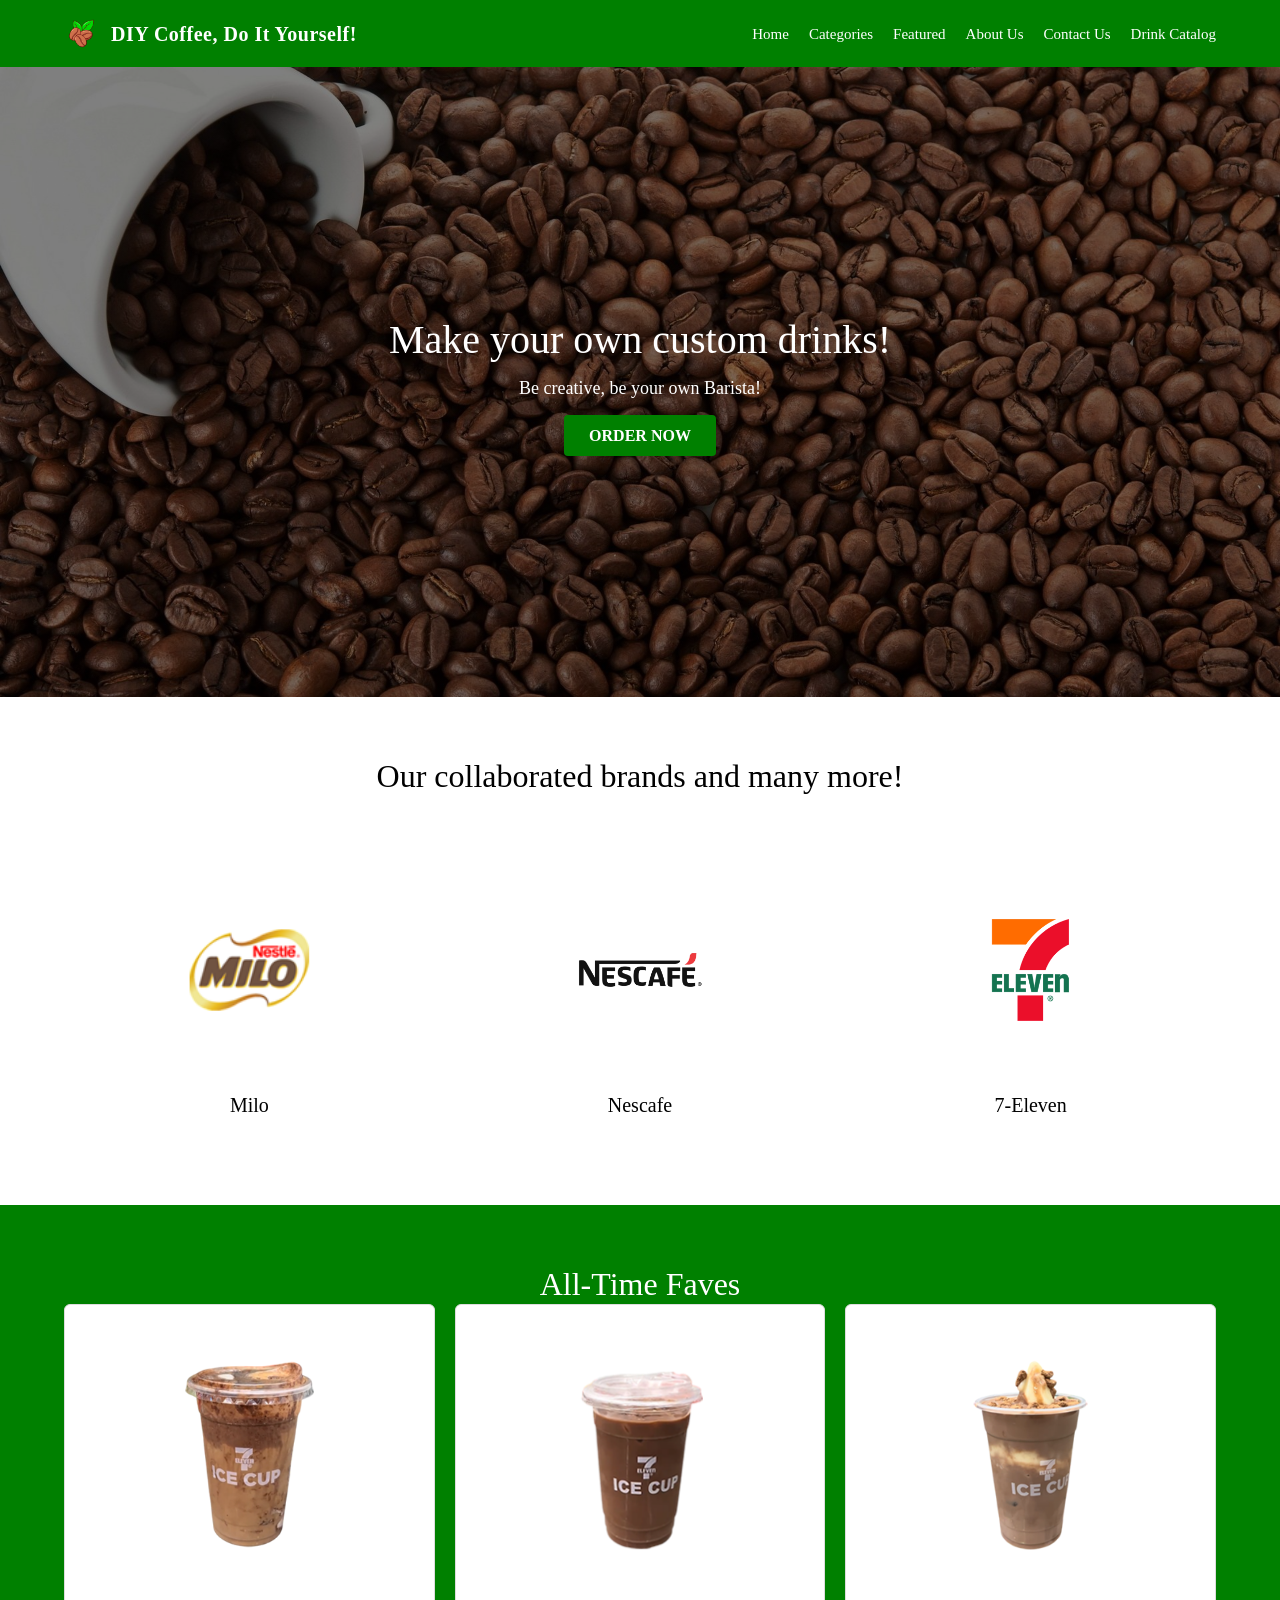
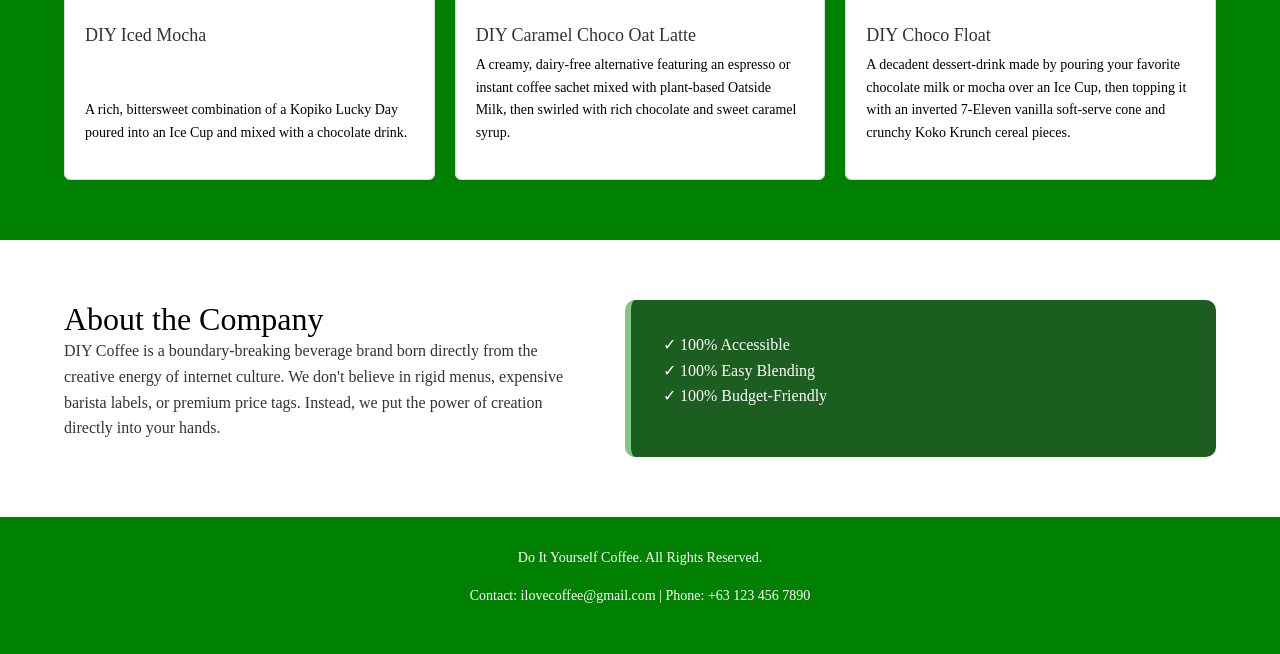
<file: index.html>
<!DOCTYPE html>
<html lang="en">
<head>
    <meta charset="UTF-8">
    <meta name="viewport" content="width=device-width, initial-scale=1.0">
    <title>DIY Coffee Do It Yourself!</title>
    <link rel="stylesheet" href="css/bootstrap.min.css">
    <link rel="stylesheet" href="css/style.css">
</head>
<body>

   
    <header> 
        <a href="#home" class="logo-container">
            <img src="images/diy-coffee-logo.png" alt="DIY Coffee's Logo" class="logo-img">
            <span class="logo-text">DIY Coffee, Do It Yourself!</span>
        </a>
        <nav>
            <a href="#home">Home</a>
            <a href="#categories">Categories</a>
            <a href="#featured">Featured</a>
            <a href="About Us.html">About Us</a>
            <a href="#contact">Contact Us</a>
            <a href="Drink Catalog.html">Drink Catalog</a>
        </nav>
    </header>

    
    <section class="hero" id="home">
        <div class="hero-content">
            <h2>Make your own custom drinks!</h2>
            <p>Be creative, be your own Barista!</p>
            <a href="Drink Catalog.html" class="btn-primary">ORDER NOW</a>
        </div>
    </section>

   
    <section class="section-container" id="categories">
        <h1>Our collaborated brands and many more!</h1>
        <div class="category-grid">
            <div class="cat-card" style="background-image: url('images/milo-logo.png');">
                <div class="cat-overlay">
                    <h3>Milo</h3>

                </div>
            </div>
            <div class="cat-card" style="background-image: url('images/nescafe-logo.png');">
                <div class="cat-overlay">
                    <h3>Nescafe</h3>
                </div>
            </div>
            <div class="cat-card" style="background-image: url('images/seven-eleven-logo.png');">
                <div class="cat-overlay">
                    <h3>7-Eleven</h3>
                </div>
            </div>
        </div>
    </section>

    
    <section class="section-container bg-alt" id="featured">
        <h2>All-Time Faves</h2>
        <div class="product-grid">
            <div class="product-card">
                <img src="images/7-11-iced-mocha-kopiko-x-goya.png" alt="7-11 Iced Mocha" class="product-img">
                <div class="product-info">
                    <h3>DIY Iced Mocha</h3>
                    <p>A rich, bittersweet combination of a Kopiko Lucky Day  poured into an Ice Cup and mixed with a chocolate drink.</p>
                </div>
            </div>
            <div class="product-card">
                <img src="images/7-11-diy-caramel-choco-oat-latte.png" alt="7-11 DIY Caramel Choco Oat Latte" class="product-img">
                <div class="product-info">
                    <h3>DIY Caramel Choco Oat Latte</h3>
                    <p>A creamy, dairy-free alternative featuring an espresso or instant coffee sachet mixed with plant-based Oatside Milk, then swirled with rich chocolate and sweet caramel syrup.</p>
                </div>
            </div>
            <div class="product-card">
                <img src="images/7-11-diy-choco-float.png" alt="7-11 DIY Choco Float" class="product-img">
                <div class="product-info">
                    <h3>DIY Choco Float</h3>
                    <p>A decadent dessert-drink made by pouring your favorite chocolate milk or mocha over an Ice Cup, then topping it with an inverted 7-Eleven vanilla soft-serve cone and crunchy Koko Krunch cereal pieces.</p>
                </div>
            </div>
        </div>
    </section>

   
    <section class="section-container" id="about">
        <div class="about-flex">
            <div class="about-text">
                <h4>About the Company</h4>
                <p>DIY Coffee is a boundary-breaking beverage brand born directly from the creative energy of internet culture. We don't believe in rigid menus, expensive barista labels, or premium price tags. Instead, we put the power of creation directly into your hands.</p>
            </div>
            <div class="about-box">
                <p>✓ 100% Accessible<br>✓ 100% Easy Blending <br>✓ 100% Budget-Friendly</p>
            </div>
        </div>
    </section>

    
    <footer id="contact">
        <p &copy;>Do It Yourself Coffee. All Rights Reserved.</p>
        <p>Contact: ilovecoffee@gmail.com | Phone: +63 123 456 7890</p>
    </footer>

    <script src="js/bootstrap.bundle.min.js"></script>
    <script src="js/Product Catalog.js" defer></script>

</body>
</html>
</file>
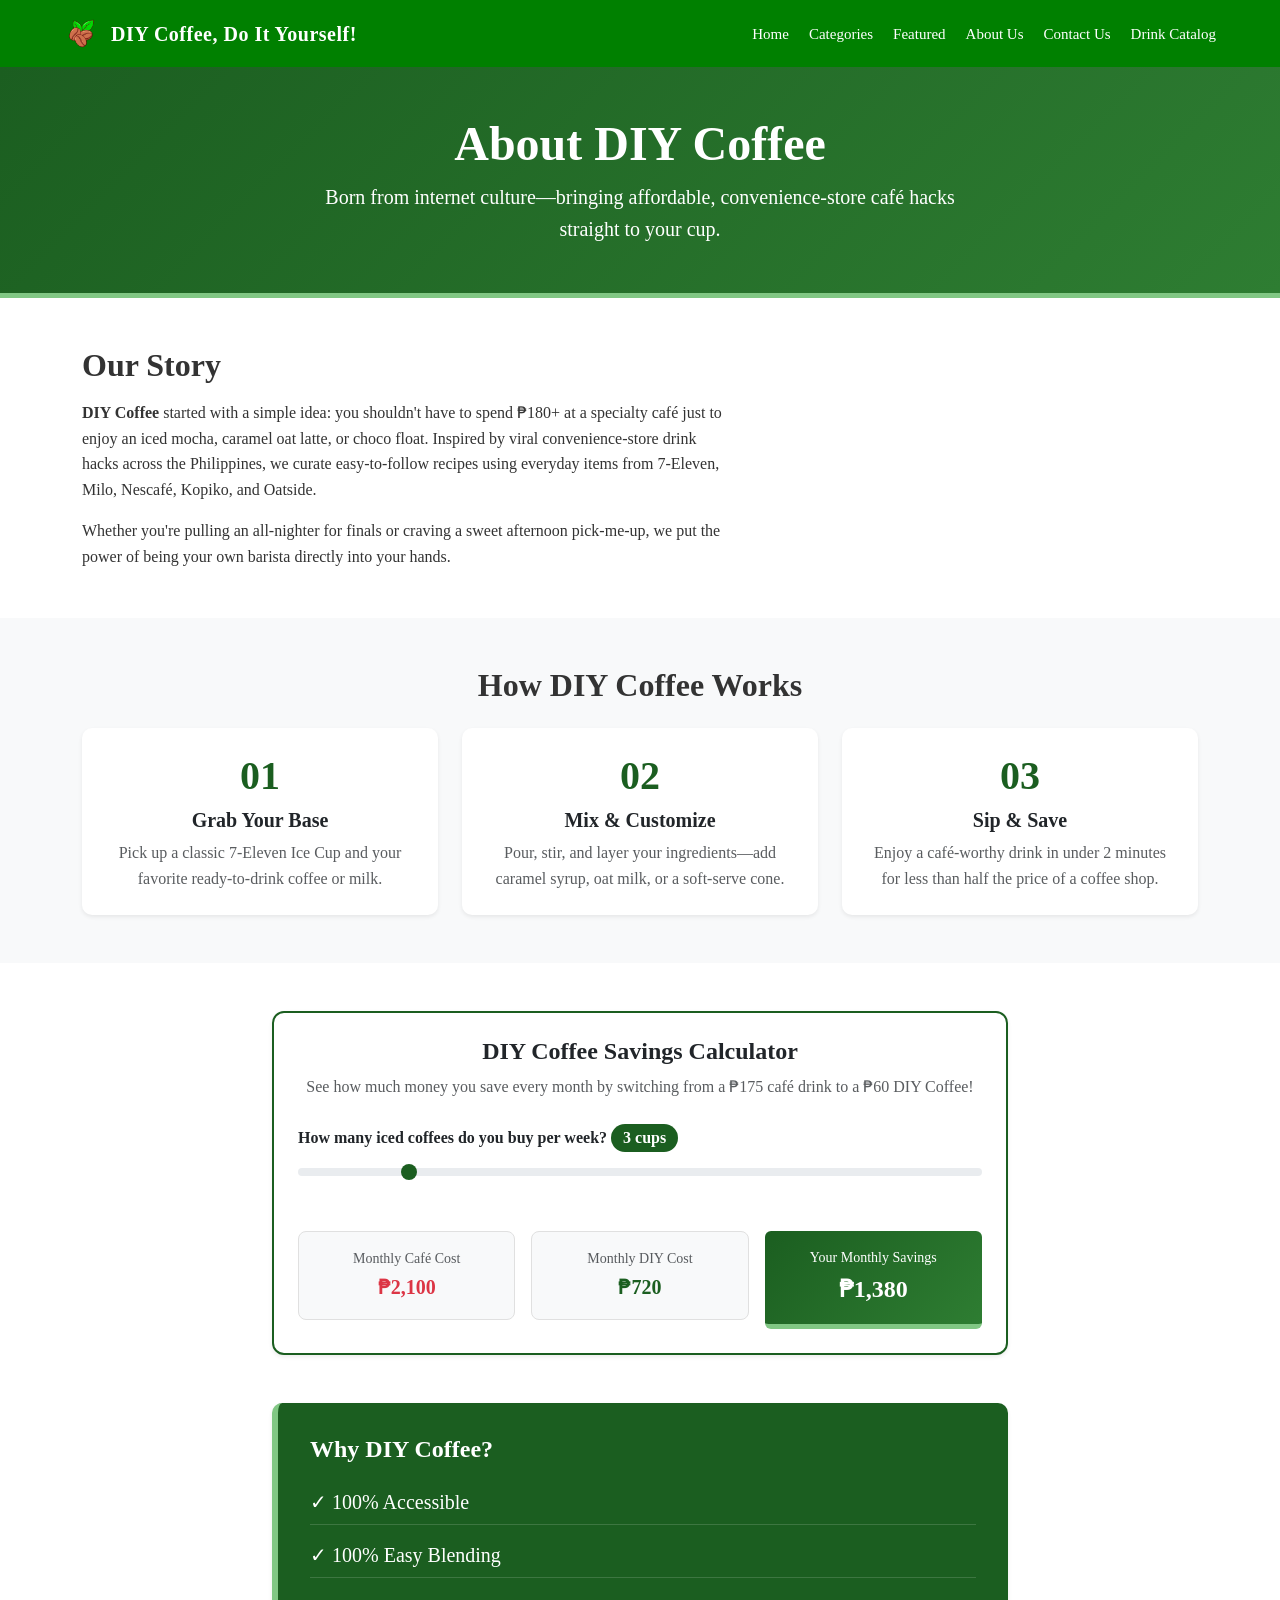
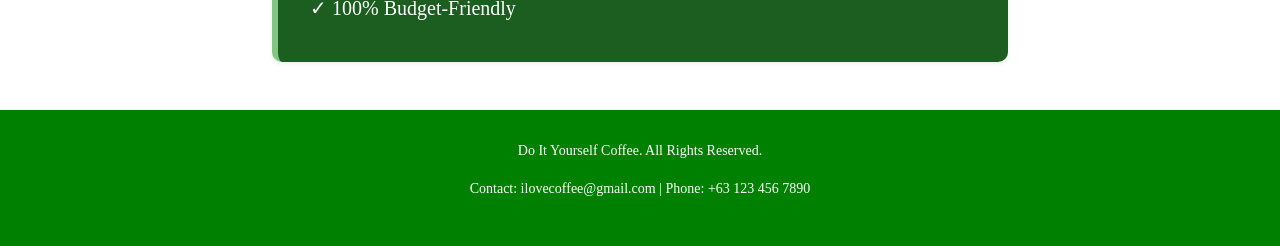
<file: About Us.html>
<!DOCTYPE html>
<html lang="en">
<head>
    <meta charset="UTF-8">
    <meta name="viewport" content="width=device-width, initial-scale=1.0">
    <title>DIY Coffee Do It Yourself!</title>
    <link rel="stylesheet" href="css/bootstrap.min.css">
    <link rel="stylesheet" href="css/style.css">
</head>
<body>

    <!-- Consistent Header & Navigation -->
    <header>
        <a href="index.html" class="logo-container">
            <img src="images/diy-coffee-logo.png" alt="DIY Coffee's Logo" class="logo-img">
            <span class="logo-text">DIY Coffee, Do It Yourself!</span>
        </a>
        <nav aria-label="Main Navigation">
            <a href="index.html">Home</a>
            <a href="#categories">Categories</a>
            <a href="#featured">Featured</a>
            <a href="About Us.html">About Us</a>
            <a href="#contact">Contact Us</a>
            <a href="Drink Catalog.html">Drink Catalog</a>
        </nav>
    </header>

    <main>
        <!-- Page Title Banner -->
        <section class="bg-green-section text-white text-center py-5 px-3">
            <div class="container">
                <h1 class="display-5 fw-bold mb-2">About DIY Coffee</h1>
                <p class="lead mx-auto mb-0" style="max-width: 650px;">
                    Born from internet culture—bringing affordable, convenience-store café hacks straight to your cup.
                </p>
            </div>
        </section>

        <!-- Our Story & Core Values -->
        <section class="container py-5">
            <div class="row g-4 align-items-center">
                <div class="col-12 col-lg-7">
                    <h2 class="fw-bold mb-3">Our Story</h2>
                    <p>
                        <strong>DIY Coffee</strong> started with a simple idea: you shouldn't have to spend ₱180+ at a specialty café just to enjoy an iced mocha, caramel oat latte, or choco float. Inspired by viral convenience-store drink hacks across the Philippines, we curate easy-to-follow recipes using everyday items from 7-Eleven, Milo, Nescafé, Kopiko, and Oatside.
                    </p>
                    <p class="mb-0">
                        Whether you're pulling an all-nighter for finals or craving a sweet afternoon pick-me-up, we put the power of being your own barista directly into your hands.
                    </p>
               </div>
            </div>
        </section>

        <!-- How It Works (3 Steps) -->
        <section class="bg-light py-5">
            <div class="container text-center">
                <h2 class="fw-bold mb-4">How DIY Coffee Works</h2>
                <div class="row g-4">
                    <div class="col-12 col-md-4">
                        <div class="card h-100 p-4 shadow-sm border-0">
                            <div class="display-6 fw-bold text-success mb-2">01</div>
                            <h3 class="h5 fw-bold">Grab Your Base</h3>
                            <p class="text-muted mb-0">Pick up a classic 7-Eleven Ice Cup and your favorite ready-to-drink coffee or milk.</p>
                        </div>
                    </div>
                    <div class="col-12 col-md-4">
                        <div class="card h-100 p-4 shadow-sm border-0">
                            <div class="display-6 fw-bold text-success mb-2">02</div>
                            <h3 class="h5 fw-bold">Mix & Customize</h3>
                            <p class="text-muted mb-0">Pour, stir, and layer your ingredients—add caramel syrup, oat milk, or a soft-serve cone.</p>
                        </div>
                    </div>
                    <div class="col-12 col-md-4">
                        <div class="card h-100 p-4 shadow-sm border-0">
                            <div class="display-6 fw-bold text-success mb-2">03</div>
                            <h3 class="h5 fw-bold">Sip & Save</h3>
                            <p class="text-muted mb-0">Enjoy a café-worthy drink in under 2 minutes for less than half the price of a coffee shop.</p>
                        </div>
                    </div>
                </div>
            </div>
        </section>

        <!-- Interactive JavaScript Feature: Café vs. DIY Savings Calculator -->
        <section class="container py-5">
            <div class="row justify-content-center">
                <div class="col-12 col-lg-8">
                    <div class="card shadow-sm p-4 border-success">
                        <h2 class="h4 fw-bold text-center mb-2">DIY Coffee Savings Calculator</h2>
                        <p class="text-muted text-center mb-4">
                            See how much money you save every month by switching from a ₱175 café drink to a ₱60 DIY Coffee!
                        </p>

                        <div class="mb-3">
                            <label for="cupsPerWeek" class="form-label fw-bold">
                                How many iced coffees do you buy per week? <span id="cupsDisplay" class="badge bg-success fs-6">3 cups</span>
                            </label>
                            <input type="range" class="form-range" id="cupsPerWeek" min="1" max="14" value="3">
                        </div>

                        <div class="row text-center g-3 mt-2">
                            <div class="col-12 col-md-4">
                                <div class="p-3 bg-light rounded">
                                    <small class="text-muted d-block">Monthly Café Cost</small>
                                    <strong class="fs-5 text-danger" id="cafeCost">₱2,100</strong>
                                </div>
                            </div>
                            <div class="col-12 col-md-4">
                                <div class="p-3 bg-light rounded">
                                    <small class="text-muted d-block">Monthly DIY Cost</small>
                                    <strong class="fs-5 text-success" id="diyCost">₱720</strong>
                                </div>
                            </div>
                            <div class="col-12 col-md-4">
                                <div class="p-3 bg-green-section text-white rounded">
                                    <small class="d-block">Your Monthly Savings</small>
                                    <strong class="fs-4" id="monthlySavings">₱1,380</strong>
                                </div>
                            </div>
                        </div>
                    </div>
                </div>
            </div>
        </section>

        <section class="container pb-5">
    <div class="row justify-content-center">
        <div class="col-12 col-lg-8">
            <div class="about-box shadow-sm">
                <h3 class="h4 fw-bold mb-3">Why DIY Coffee?</h3>
                <ul class="list-unstyled mb-0 fs-5">
                    <li class="mb-2">&#10003; 100% Accessible</li>
                    <li class="mb-2">&#10003; 100% Easy Blending</li>
                    <li>&#10003; 100% Budget-Friendly</li>
                </ul>
            </div>
        </div>
    </div>
</section>


    <footer>
        <p>Do It Yourself Coffee. All Rights Reserved.</p>
        <p>Contact: ilovecoffee@gmail.com | Phone: +63 123 456 7890</p>
    </footer>

    <script src="js/bootstrap.bundle.min.js"></script>
    <script src="js/Product Catalog.js" defer></script>
</body>
</html>
</file>
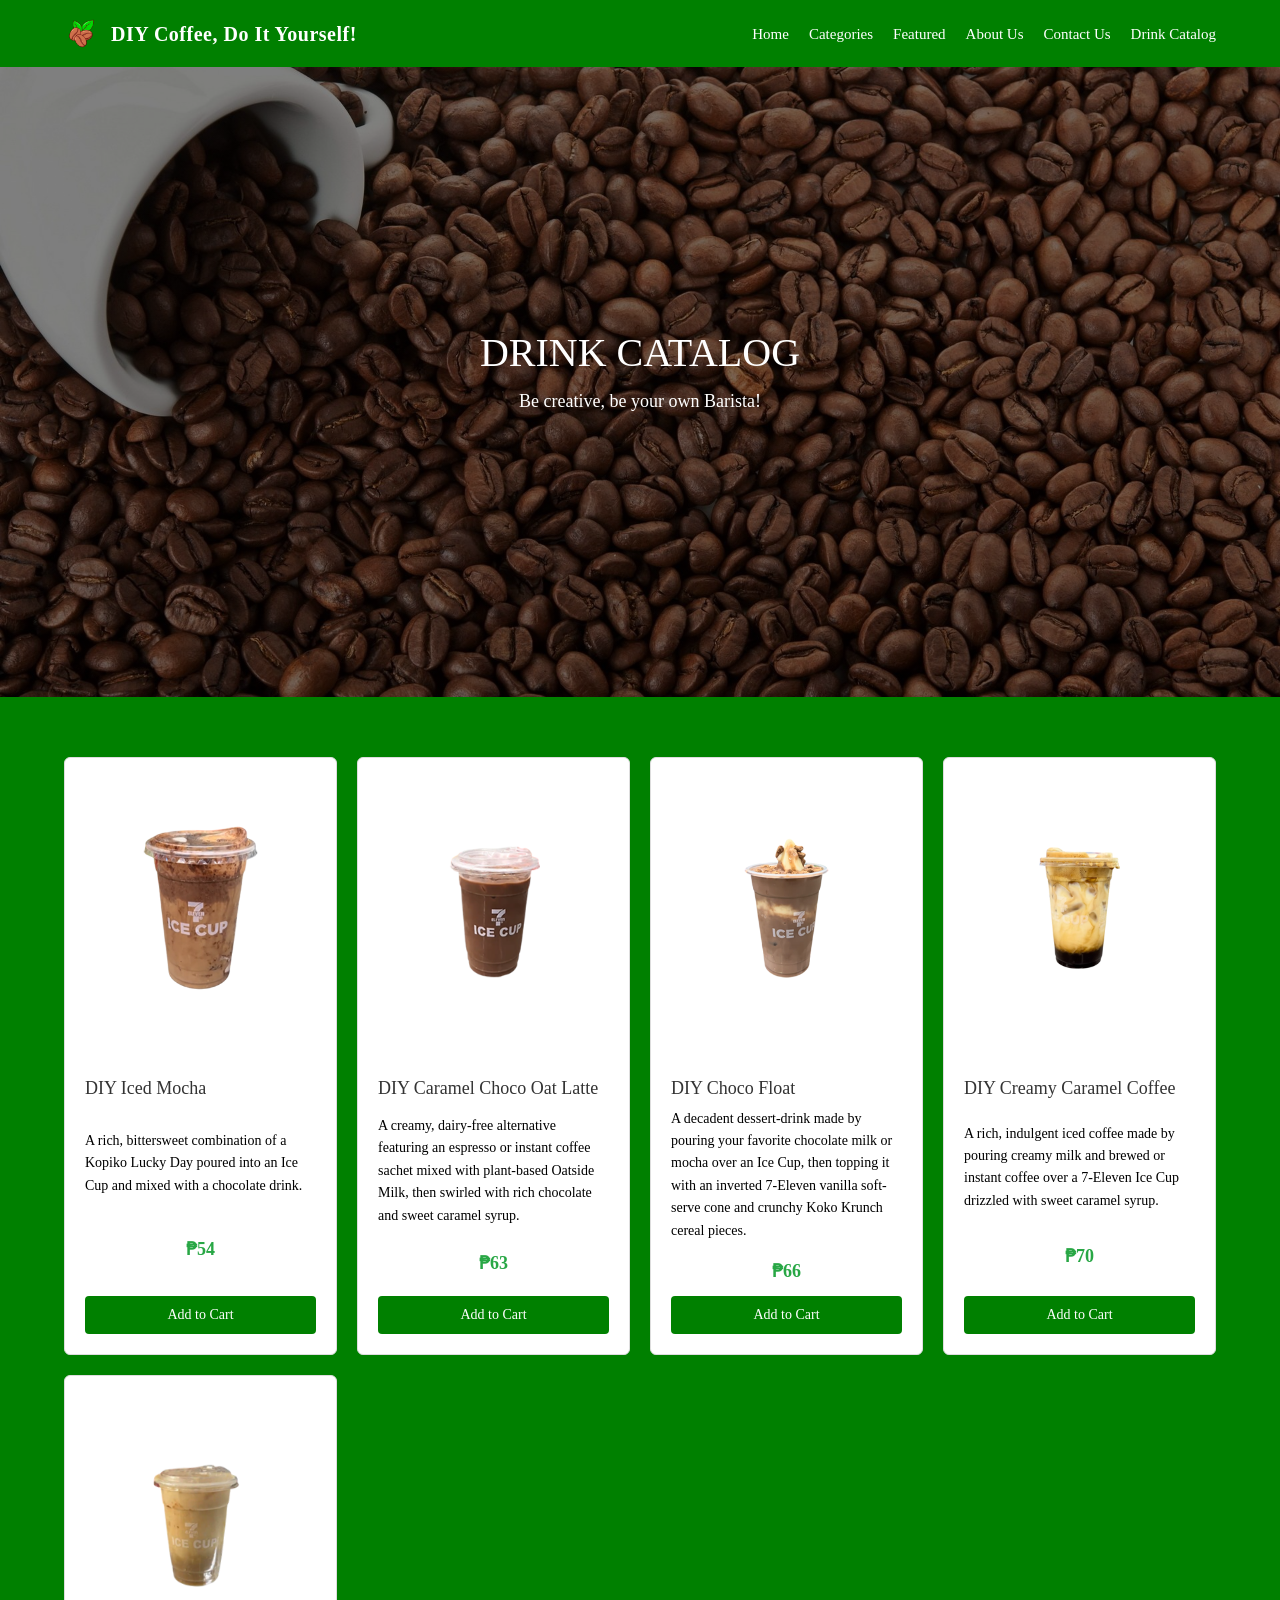
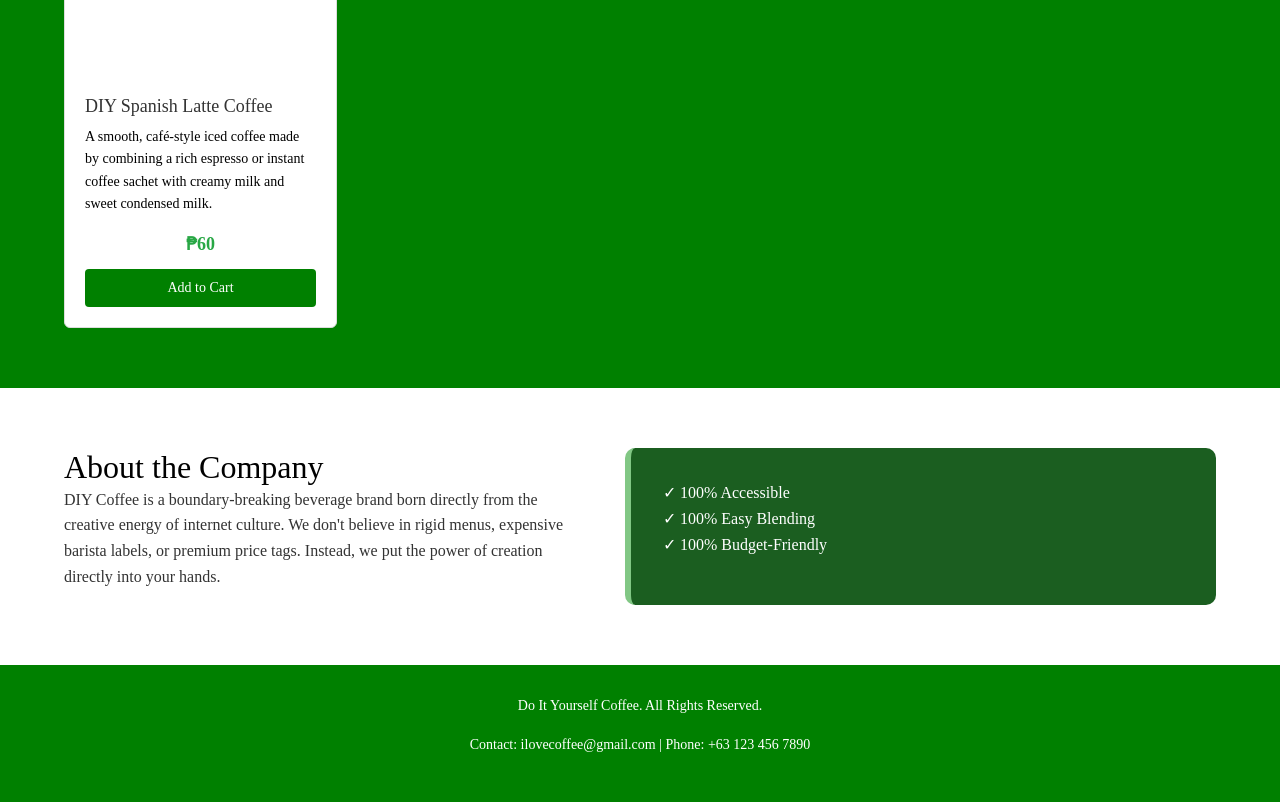
<file: Drink Catalog.html>
<!DOCTYPE html>
<html lang="en">
<head>
    <meta charset="UTF-8">
    <meta name="viewport" content="width=device-width, initial-scale=1.0">
    <title>DIY Coffee Do It Yourself!</title>
    <link rel="stylesheet" href="css/bootstrap.min.css">
    <link rel="stylesheet" href="css/style.css">
</head>
<body>

   
    <header> 
        <a href="index.html" class="logo-container">
            <img src="images/diy-coffee-logo.png" alt="DIY Coffee's Logo" class="logo-img">
            <span class="logo-text">DIY Coffee, Do It Yourself!</span>
        </a>
        <nav>
            <a href="index.html">Home</a>
            <a href="#categories">Categories</a>
            <a href="#featured">Featured</a>
            <a href="About Us.html">About Us</a>
            <a href="#contact">Contact Us</a>
            <a href="Drink Catalog.html">Drink Catalog</a>
        </nav>
    </header>

    
    <section class="hero" id="home">
        <div class="hero-content">
            <h2>DRINK CATALOG</h2>
            <p>Be creative, be your own Barista!</p>
        </div>
    </section>


    
    <section class="section-container bg-alt" id="featured">
        <div class="product-grid">
    <!-- Card 1 -->
    <div class="product-card">
        <img src="images/7-11-iced-mocha-kopiko-x-goya.png" alt="DIY Iced Mocha" class="product-img">
        <div class="product-info">
            <h3>DIY Iced Mocha</h3>
            <p>A rich, bittersweet combination of a Kopiko Lucky Day poured into an Ice Cup and mixed with a chocolate drink.</p>
            <div class="price">₱54</div>
            <a href="#" class="btn-sm">Add to Cart</a>
        </div>
    </div> <!-- <-- Make sure this closes Card 1 -->

    <!-- Card 2 -->
    <div class="product-card">
        <img src="images/7-11-diy-caramel-choco-oat-latte.png" alt="DIY Caramel Choco Oat Latte" class="product-img">
        <div class="product-info">
            <h3>DIY Caramel Choco Oat Latte</h3>
            <p>A creamy, dairy-free alternative featuring an espresso or instant coffee sachet mixed with plant-based Oatside Milk, then swirled with rich chocolate and sweet caramel syrup.</p>
            <div class="price">₱63</div>
            <a href="#" class="btn-sm">Add to Cart</a>
        </div>
    </div> <!-- <-- Make sure this closes Card 2 -->

    <!-- Card 3 -->
    <div class="product-card">
        <img src="images/7-11-diy-choco-float.png" alt="DIY Choco Float" class="product-img">
        <div class="product-info">
            <h3>DIY Choco Float</h3>
            <p>A decadent dessert-drink made by pouring your favorite chocolate milk or mocha over an Ice Cup, then topping it with an inverted 7-Eleven vanilla soft-serve cone and crunchy Koko Krunch cereal pieces.</p>
            <div class="price">₱66</div>
            <a href="#" class="btn-sm">Add to Cart</a>
        </div>
    </div> 

    <!-- Card 4 (Now becomes Column 4 automatically!) -->
    <div class="product-card">
        <img src="images/7-11-diy-creamy-caramel-coffee.png" alt="DIY Creamy Caramel Coffee" class="product-img">
        <div class="product-info">
            <h3>DIY Creamy Caramel Coffee</h3>
            <p>A rich, indulgent iced coffee made by pouring creamy milk and brewed or instant coffee over a 7-Eleven Ice Cup drizzled with sweet caramel syrup.</p>
            <div class="price">₱70</div>
            <a href="#" class="btn-sm">Add to Cart</a>
        </div>
    </div>


    <!-- Card 5-->
     <div class="product-card">
        <img src="images/7-11-diy-spanish-latte-coffee.png" alt="DIY Spanish Latte Coffee" class="product-img">
        <div class="product-info">
            <h3>DIY Spanish Latte Coffee</h3>
            <p>A smooth, café-style iced coffee made by combining a rich espresso or instant coffee sachet with creamy milk and sweet condensed milk.</p>
            <div class="price">₱60</div>
            <a href="#" class="btn-sm">Add to Cart</a>
            </div>
        </div>
    </div>

    </section>

   
    <section class="section-container" id="about">
        <div class="about-flex">
            <div class="about-text">
                <h4>About the Company</h4>
                <p>DIY Coffee is a boundary-breaking beverage brand born directly from the creative energy of internet culture. We don't believe in rigid menus, expensive barista labels, or premium price tags. Instead, we put the power of creation directly into your hands.</p>
            </div>
            <div class="about-box">
                <p>✓ 100% Accessible<br>✓ 100% Easy Blending <br>✓ 100% Budget-Friendly</p>
            </div>
        </div>
    </section>

    
    <footer id="contact">
        <p &copy;>Do It Yourself Coffee. All Rights Reserved.</p>
        <p>Contact: ilovecoffee@gmail.com | Phone: +63 123 456 7890</p>
    </footer>

    <script src="js/bootstrap.bundle.min.js"></script>
    <script src="js/Product Catalog.js" defer></script>

</body>
</html>
</file>
<file: css/style.css>
* {
    margin: 0;
    padding: 0;
    box-sizing: border-box;
    font-family:'Times New Roman', Times, serif;
}

html {
    scroll-behavior: smooth;
}

body {
    color: #333;
    line-height: 1.6;
}


header {
    background-color: green;
    color: #fff;
    display: flex;
    justify-content: space-between;
    align-items: center;
    padding: 16px 5%;
    position: sticky;
    top: 0;
    z-index: 1000;
}

.logo-container {
    display: flex;
    align-items: center;
    gap: 12px;
    text-decoration: none; 
}

.logo-img {
    height: 35px;
    width: auto;
    object-fit: contain;
    display: block;
}

.logo-text {
    color: #fff;
    font-size: 20px;
    font-weight: bold;
    letter-spacing: 0.5px;
    line-height: 1;
}

nav {
    display: flex;
    gap: 20px;
}

nav a {
    color: #fff;
    text-decoration: none;
    font-size: 15px;
    text-transform: capitalize;
    transition: color 0.3s;
}

nav a:hover {
    color: #396c4a;
}


.hero {
    background: linear-gradient(rgba(0, 0, 0, 0.5), rgba(0, 0, 0, 0.5)), url('../images/coffee-bean-background.jpg');
    background-size: cover;
    background-position: center;
    background-repeat: no-repeat;
    color: white;
    text-align: center;
    padding: 100px 20px;
    height: 70vh;
    display: flex;
    flex-direction: column;
    justify-content: center;
    align-items: center;
}

.hero h2 {
    font-size: 40px;
    margin-bottom: 10px;
}

.hero p {
    font-size: 18px;
    margin-bottom: 20px;
    max-width: 600px;
}

.btn-primary {
    background-color: green;
    color: white;
    padding: 12px 25px;
    text-decoration: none;
    font-weight: bold;
    border-radius: 4px;
    transition: background 0.3s;
}

.btn-primary:hover {
    background-color: lightgreen;
}


.section-container {
    padding: 60px 5%;
    text-align: center;
}

.section-container h1 {
    font-family: Cambria, Cochin, Georgia, Times, 'Times New Roman', serif;
    margin-bottom: 0px;
    font-size: 32px;
    color: black;
}

.section-container h2 {
    font-family: Cambria, Cochin, Georgia, Times, 'Times New Roman', serif;
    margin-bottom: 0px;
    font-size: 32px;
    color: white;
}

.section-container h4 {
    font-family: Cambria, Cochin, Georgia, Times, 'Times New Roman', serif;
    margin-bottom: 0px;
    font-size: 32px;
    color: black;
}

.bg-alt {
    background-color: green;
}


.category-grid {
    display: grid;
    grid-template-columns: 5fr 5fr 5fr;
    gap: 20px;
}

.cat-card {
    background-size: cover;
    background-position: center;
    height: 350px;
    border-radius: 6px;
    overflow: hidden;
    position: relative;
    display: flex;
    align-items: flex-end;
}

.cat-overlay {
    margin-top: 40px;
    width: 100%;
    padding: 20px;
    color: rgb(0, 0, 0);
    text-align: center;
}

.cat-overlay h3 {
    display: flex;
    flex-direction: column;
    margin-top: 50px;
    font-size: 20px;
}


.product-grid {
    display: grid;
    grid-template-columns: repeat(auto-fit, minmax(250px, 1fr));
    gap: 20px;
}

.product-card {
    background: white;
    border: 1px solid #ddd;
    border-radius: 6px;
    overflow: hidden;
    text-align: left;
    display: flex;
    flex-direction: column;
}

.product-img {
    width: 100%;
    height: 300px;
    object-fit: cover;
}

.product-info {
    padding: 20px;
    display: flex;
    flex-direction: column;
    flex-grow: 1;
    justify-content: space-between;
}

.product-card h3 {
    font-size: 18px;
    margin-bottom: 8px;
}

.product-card p {
    color: black;
    font-size: 14px;
    margin-bottom: 15px;
}

.price {
    text-align: center;
    font-weight: bold;
    color: #28a745;
    font-size: 18px;
    margin-bottom: 10px;
}

.btn-sm {
    background-color: green;
    color: white;
    padding: 8px 12px;
    text-decoration: none;
    text-align: center;
    border-radius: 4px;
    font-size: 14px;
}


.about-flex {
    display: flex;
    gap: 40px;
    align-items: center;
    text-align: left;
}

.about-text, .about-box {
    flex: 1;
}

.about-box {
    background: green;
    padding: 30px;
    border-radius: 6px;
    border-left: 5px solid lightgreen;
    color: white;
}


footer {
    background-color: green;
    color: white;
    text-align: center;
    padding: 30px 20px;
    font-size: 14px;
}

footer p + p {
    margin-top: 5px;
}

/* =========================================
   About Us Page Specific Styles (css/about-style.css)
   ========================================= */

/* 1. Top Banner Styling */
.bg-green-section {
    background: linear-gradient(135deg, #1b5e20 0%, #2e7d32 100%);
    border-bottom: 5px solid #81c784;
}

/* 2. Our Story & Why DIY Coffee Box */
.about-box {
    background-color: #1b5e20;
    color: #ffffff;
    padding: 32px;
    border-radius: 10px;
    border-left: 6px solid #81c784;
    transition: transform 0.25s ease, box-shadow 0.25s ease;
}

.about-box:hover {
    transform: translateY(-4px);
    box-shadow: 0 10px 24px rgba(27, 94, 32, 0.2) !important;
}

.about-box li {
    padding: 6px 0;
    border-bottom: 1px solid rgba(255, 255, 255, 0.15);
}

.about-box li:last-child {
    border-bottom: none;
}

/* 3. How DIY Coffee Works (3-Step Cards) */
.card {
    border-radius: 10px;
    transition: transform 0.25s ease, box-shadow 0.25s ease;
}

.card:hover {
    transform: translateY(-5px);
    box-shadow: 0 10px 22px rgba(0, 0, 0, 0.12) !important;
}

.text-success {
    color: #1b5e20 !important;
}

/* 4. Interactive DIY Savings Calculator Card */
.card.border-success {
    border: 2px solid #1b5e20 !important;
    border-radius: 12px;
    background-color: #ffffff;
}

.badge.bg-success {
    background-color: #1b5e20 !important;
    padding: 6px 12px;
    border-radius: 20px;
}

/* Custom Range Slider */
.form-range::-webkit-slider-thumb {
    background-color: #1b5e20;
    cursor: pointer;
}

.form-range::-moz-range-thumb {
    background-color: #1b5e20;
    cursor: pointer;
}

/* Savings Result Boxes */
.bg-light.rounded {
    border: 1px solid #e0e0e0;
    border-radius: 8px !important;
}

/* 5. Responsive Adjustments (320px Mobile & 768px Tablet) */
@media (max-width: 768px) {
    .bg-green-section h1 {
        font-size: 2rem;
    }

    .about-box {
        padding: 22px;
    }
}


@media (max-width: 768px) {
    header {
        flex-direction: column;
        gap: 15px;
    }

    nav {
        flex-wrap: wrap;
        justify-content: center;
        gap: 10px;
    }

    .about-flex {
        flex-direction: column;
    }

    .hero h2 {
        font-size: 32px;
    }
}
</file>
